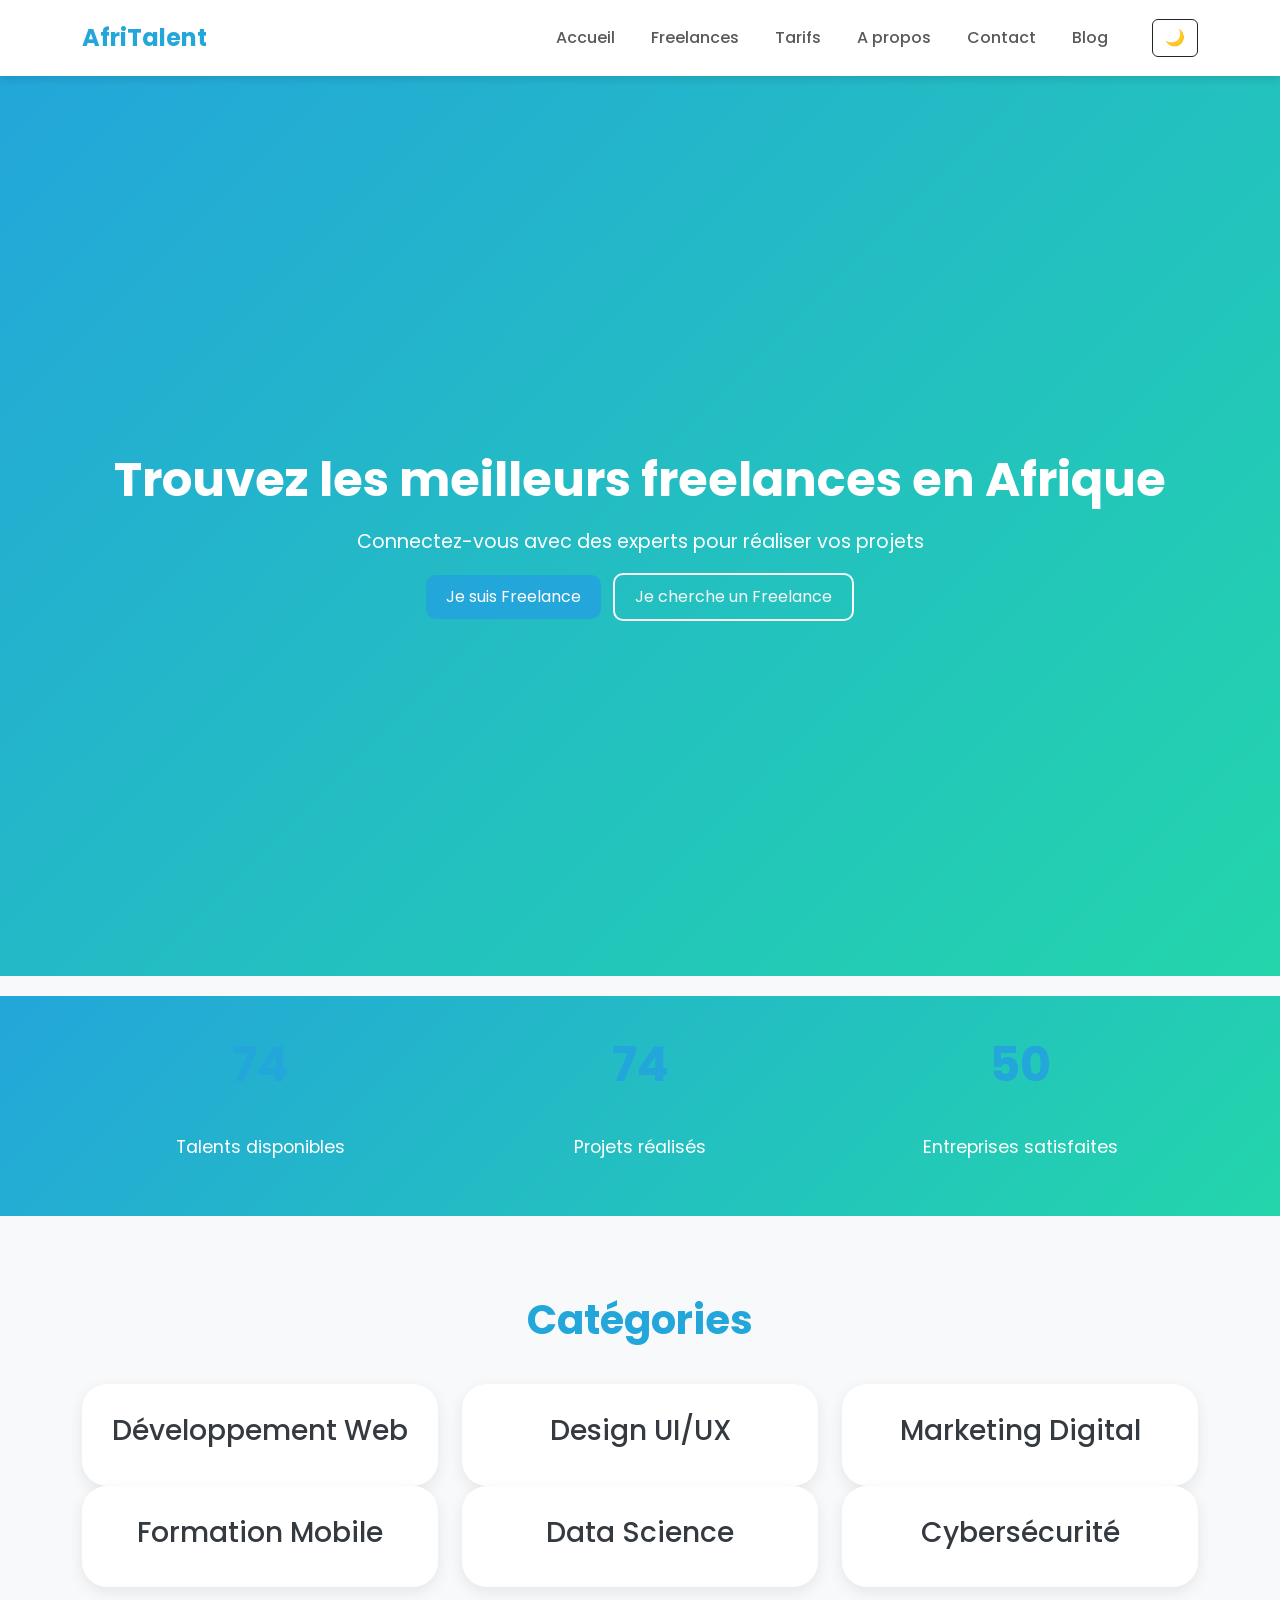
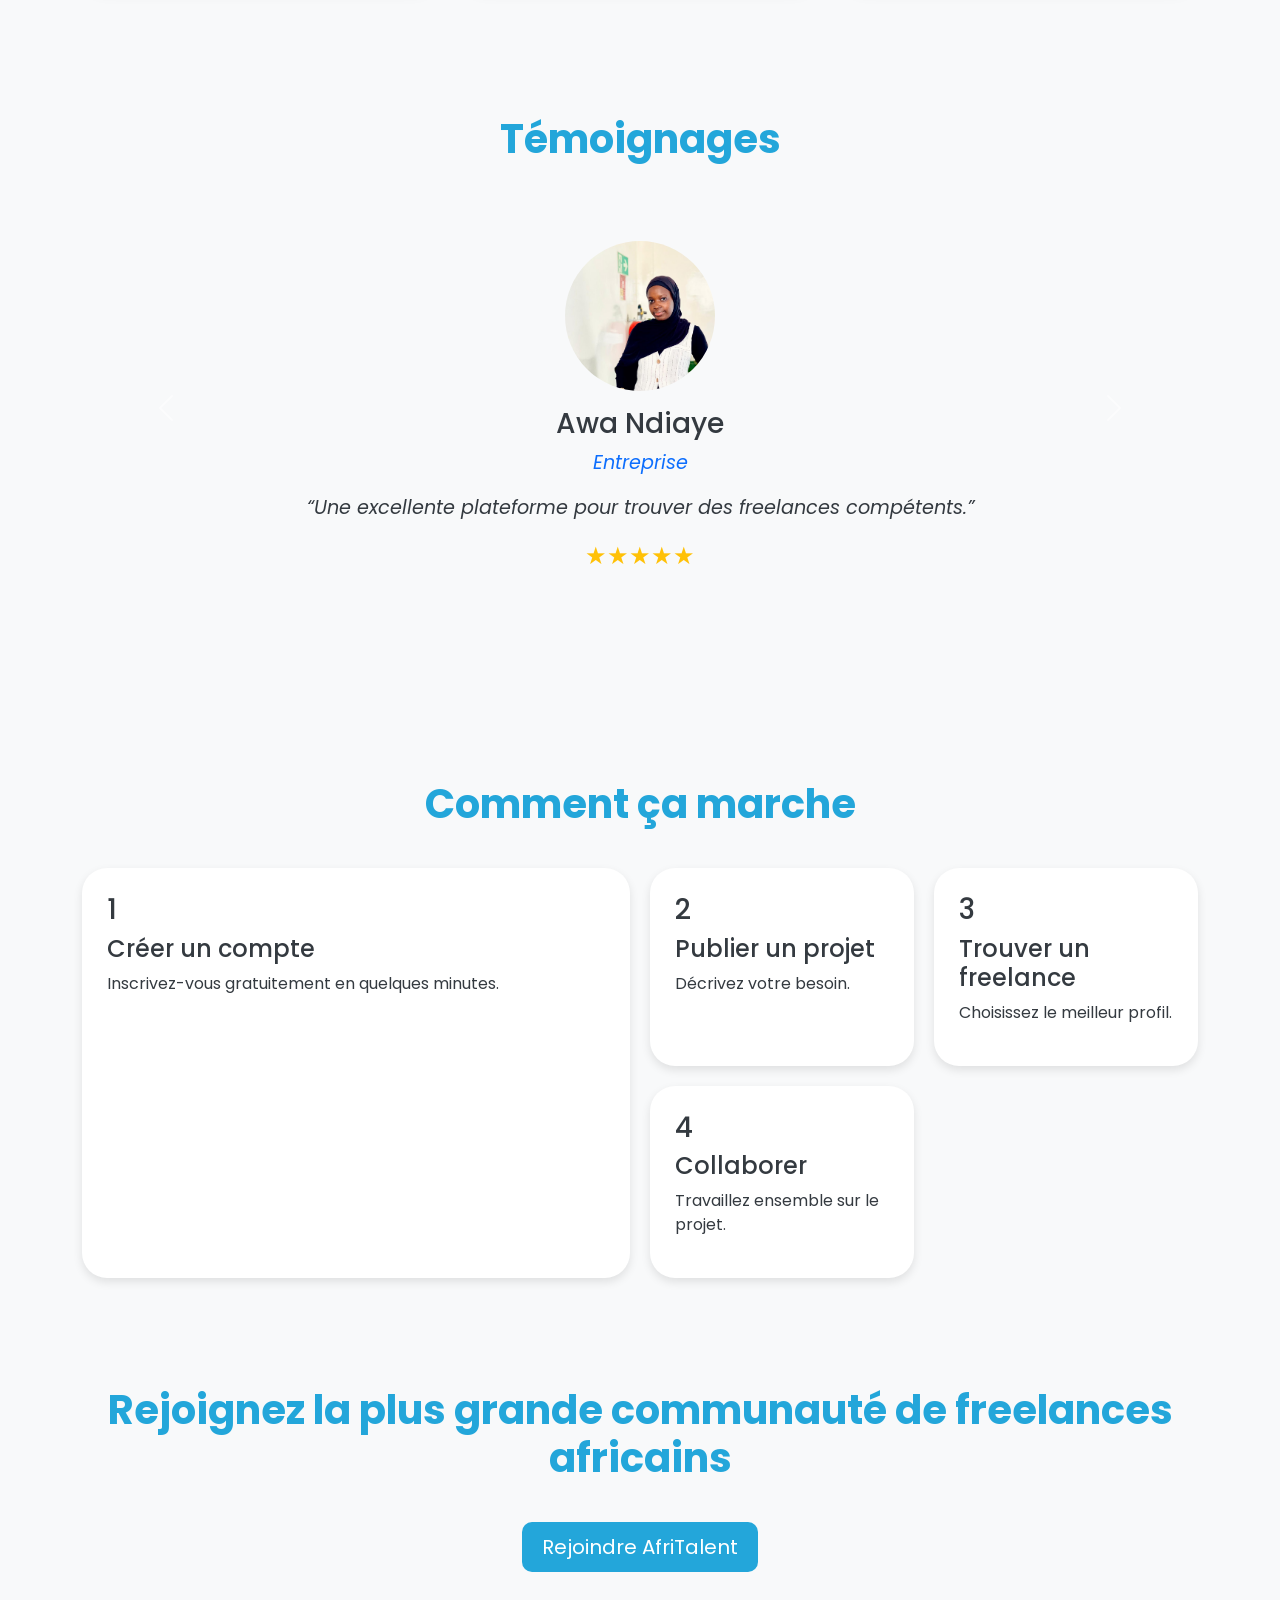
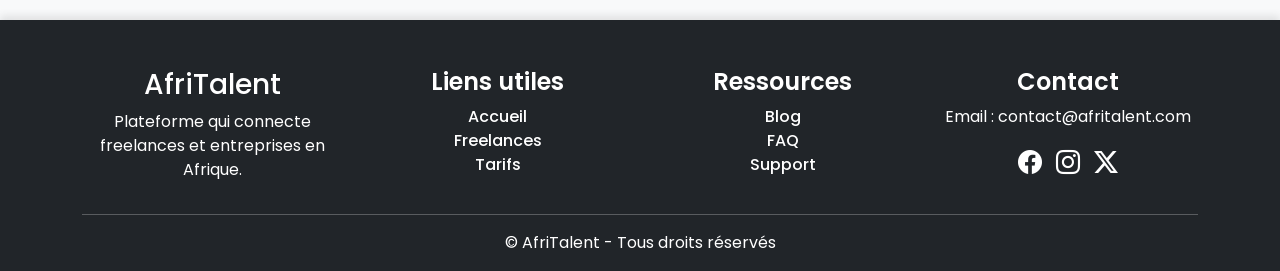
<file: index.html>
<!DOCTYPE html>
<html lang="fr">
<head>
<meta name="description" content="AfriTalent est une plateforme qui connecte freelances et entreprises en Afrique">  
<meta charset="UTF-8"> 
<meta name="viewport" content="width=device-width, initial-scale=1.0"> 
<title>AfriTalent — Accueil</title> 
<!-- Bootstrap 5 via CDN : feuille de style --> 
 <link rel="stylesheet"
href="https://cdn.jsdelivr.net/npm/bootstrap-icons@1.11.3/font/bootstrap-icons.min.css">
<link href="https://fonts.googleapis.com/css2?family=Poppins&display=swap" rel="stylesheet">
<link 
href="https://cdn.jsdelivr.net/npm/bootstrap@5.3.0/dist/css/bootstrap.min.css" 
rel="stylesheet"> 
<!-- Votre feuille de style personnelle --> 
<link rel="stylesheet" href="css/style.css">
</head>
<body> 
<!-- Le contenu de la page sera ajoute ici --> 
<!-- Bootstrap 5 via CDN : script JavaScript --> 
<!-- Votre script JavaScript --> 
 <!-- en tete et navigation -->
<header>
    <nav class="navbar navbar-expand-lg navbar-light bg-light">
        <div class="container">
       <a class="navbar-brand" href="index.html">
    AfriTalent
</a>
        <button  class="navbar-toggler" data-bs-toggle="collapse" data-bs-target="#menu">
            <span class="navbar-toggler-icon"></span>
        </button>

        <div class="collapse navbar-collapse" id="menu">
        <ul class="navbar-nav ms-auto">
            <li class="nav-item"><a class="nav-link" href="index.html">Accueil</a></li>
            <li class="nav-item"><a class="nav-link" href="freelances.html">Freelances</a></li>
            <li class="nav-item"><a class="nav-link" href="tarifs.html">Tarifs</a></li>
            <li class="nav-item"><a class="nav-link" href="about.html">A propos</a></li>
            <li class="nav-item"><a class="nav-link" href="contact.html">Contact</a></li>
             <li class="nav-item"><a class="nav-link" href="blog.html">Blog</a></li>
        </ul>
        <button id="themeToggle" class="btn btn-outline-dark ms-3">
           🌙
</button>
    </div>
    </div>
   </nav>
</header>
<main>
    <!-- Section héro et bannière -->
    <section class="hero">
    
        <div class="container text-center text-white">
        <h1>Trouvez les meilleurs freelances en Afrique</h1>
       <p class="stat">Connectez-vous avec des experts pour réaliser vos projets</p>
        <a href="#" class="btn btn-primary me-2"> Je suis Freelance</a>
        <a href="#" class="btn btn-outline-light">Je cherche un Freelance</a>
        </div>
        <!-- section stats -->
    </section>
    <section class="stats text-center fade-in">
        <div class="container">
            <div class="row">

                <div class="col-md-4">
                    <h2 class="counter" data-target="234">0</h2>
                    <p>Talents disponibles</p>
                </div>

                <div class="col-md-4">
                   <h2 class="counter" data-target="120">0</h2>
                    <p>Projets réalisés</p>
                </div>

                <div class="col-md-4">
                    <h2 class="counter" data-target="50">0</h2>
                    <p>Entreprises satisfaites</p>
                </div>

            </div>
        </div>
    </section>
    <!-- Section des catégories -->
    <section class="container text-center section fade-in">
    <h2>Catégories</h2>

    <div class="row mt-4">

        <div class="col-12 col-md-6 col-lg-4">
            <div class="category-box">
                <h3>Développement Web</h3>
            </div>
        </div>

        <div class="col-12 col-md-6 col-lg-4">
            <div class="category-box">
                <h3>Design UI/UX</h3>
            </div>
        </div>

        <div class="col-12 col-md-6 col-lg-4">
            <div class="category-box">
                <h3>Marketing Digital</h3>
            </div>
        </div>

        <div class="col-12 col-md-6 col-lg-4">
            <div class="category-box">
                <h3>Formation Mobile</h3>
            </div>
        </div>

        <div class="col-12 col-md-6 col-lg-4">
            <div class="category-box">
                <h3>Data Science</h3>
            </div>
        </div>

        <div class="col-12 col-md-6 col-lg-4">
            <div class="category-box">
                <h3>Cybersécurité</h3>
            </div>
        </div>

    </div>
</section>
    <!-- Section des témoignages -->
<section class="section text-center py-5 bg-light fade-in">
    <div class="container">

        <h2 class="mb-5">Témoignages</h2>

        <div id="carouselExample" class="carousel slide" data-bs-ride="carousel">

            <div class="carousel-inner">
                <div class="carousel-item active">
                    <img src="images/mb.png.jpeg"
                         class="rounded-circle mb-3"
                         alt="photo de awa ndiaye">

                    <h3>Awa Ndiaye</h3>
                    <p class="text-primary">Entreprise</p>

                    <p>
                        “Une excellente plateforme pour trouver des freelances compétents.”
                    </p>

                    <div class="text-warning fs-4">
                        ★★★★★
                    </div>
                </div>
                <div class="carousel-item">
                    <img src="images/o.png.jpeg"
                         class="rounded-circle mb-3"
                         alt="photo de Moussa Fall">

                    <h3>Moussa Fall</h3>
                    <p class="text-primary">Freelance</p>

                    <p>
                        “AfriTalent m'a permis de trouver plusieurs clients rapidement et de développer mon activité.”
                    </p>

                    <div class="text-warning fs-4">
                        ★★★★★
                    </div>
                </div>
                <div class="carousel-item">
                    <img src="images/mb.png.jpeg"
                         class="rounded-circle mb-3"
                         alt="photo de Fatou Ba">

                    <h3>Fatou Ba</h3>
                    <p class="text-primary">Entreprise</p>

                    <p>
                        “Interface simple et freelances très professionnels.”
                    </p>

                    <div class="text-warning fs-4">
                        ★★★★☆
                    </div>
                </div>

            </div>
                <!-- Contrôles du carrousel -->
            <button class="carousel-control-prev"
                    type="button"
                    data-bs-target="#carouselExample"
                    data-bs-slide="prev">

                <span class="carousel-control-prev-icon"></span>
            </button>
                <!-- Flèche suivante -->
            <button class="carousel-control-next"
                    type="button"
                    data-bs-target="#carouselExample"
                    data-bs-slide="next">

                <span class="carousel-control-next-icon"></span>
            </button>

        </div>

    </div>
</section>
        <!-- Section comment ça marche -->

<section class="container mt-5 fade-in">
    <h2 class="text-center">Comment ça marche</h2>

    <div class="bento-grid">

        <div class="bento-card big">
            <h3>1</h3>
            <h4>Créer un compte</h4>
            <p>Inscrivez-vous gratuitement en quelques minutes.</p>
        </div>

        <div class="bento-card">
            <h3>2</h3>
            <h4>Publier un projet</h4>
            <p>Décrivez votre besoin.</p>
        </div>

        <div class="bento-card">
            <h3>3</h3>
            <h4>Trouver un freelance</h4>
            <p>Choisissez le meilleur profil.</p>
        </div>

        <div class="bento-card">
            <h3>4</h3>
            <h4>Collaborer</h4>
            <p>Travaillez ensemble sur le projet.</p>
        </div>

    </div>
</section>
    <!-- Section appel à l'action -->
<section class="cta-section text-center py-5 ">

    <div class="container">

        <h2>
            Rejoignez la plus grande communauté de freelances africains
        </h2>

        <a href="#"
        class="btn btn-primary btn-lg">

            Rejoindre AfriTalent

        </a>

    </div>

</section>
</main>

    <!-- Section contact et réseaux sociaux -->
<footer class="bg-dark text-white pt-5 pb-3">
    
    <div class="container">

        <div class="row">
            <div class="col-md-3">
                <h3>AfriTalent</h3>
                <p>
                    Plateforme qui connecte freelances et entreprises en Afrique.
                </p>
            </div>
            <!-- Liens utiles -->
            <div class="col-md-3">
                <h4>Liens utiles</h4>

                <ul class="list-unstyled">
                    <li><a href="#" class="text-white">Accueil</a></li>
                    <li><a href="#" class="text-white">Freelances</a></li>
                    <li><a href="#" class="text-white">Tarifs</a></li>
                </ul>
            </div>
            <div class="col-md-3">
                <h4>Ressources</h4>

                <ul class="list-unstyled">
                    <li><a href="#" class="text-white">Blog</a></li>
                    <li><a href="#" class="text-white">FAQ</a></li>
                    <li><a href="#" class="text-white">Support</a></li>
                </ul>
            </div>
            <div class="col-md-3">
                <h4>Contact</h4>

                <p>Email : contact@afritalent.com</p>

                <div class="fs-4">
                    <i class="bi bi-facebook me-2"></i>
                    <i class="bi bi-instagram me-2"></i>
                    <i class="bi bi-twitter-x"></i>
                </div>
            </div>

        </div>
        <!-- Ligne de séparation -->
        <hr>

        <p class="text-center mb-0">
            © <span id="year"></span> AfriTalent - Tous droits réservés
        </p>

    </div>
</footer>

 <!-- Bouton pour remonter en haut de page -->
 <button id="topBtn" class="btn btn-primary">
    ↑ Haut de page
</button>
<!-- Script JavaScript -->
<script src="js/main.js"></script>
<script src="https://cdn.jsdelivr.net/npm/bootstrap@5.3.0/dist/js/bootstrap.bundle.min.js"></script>


</body>
</html>
</file>
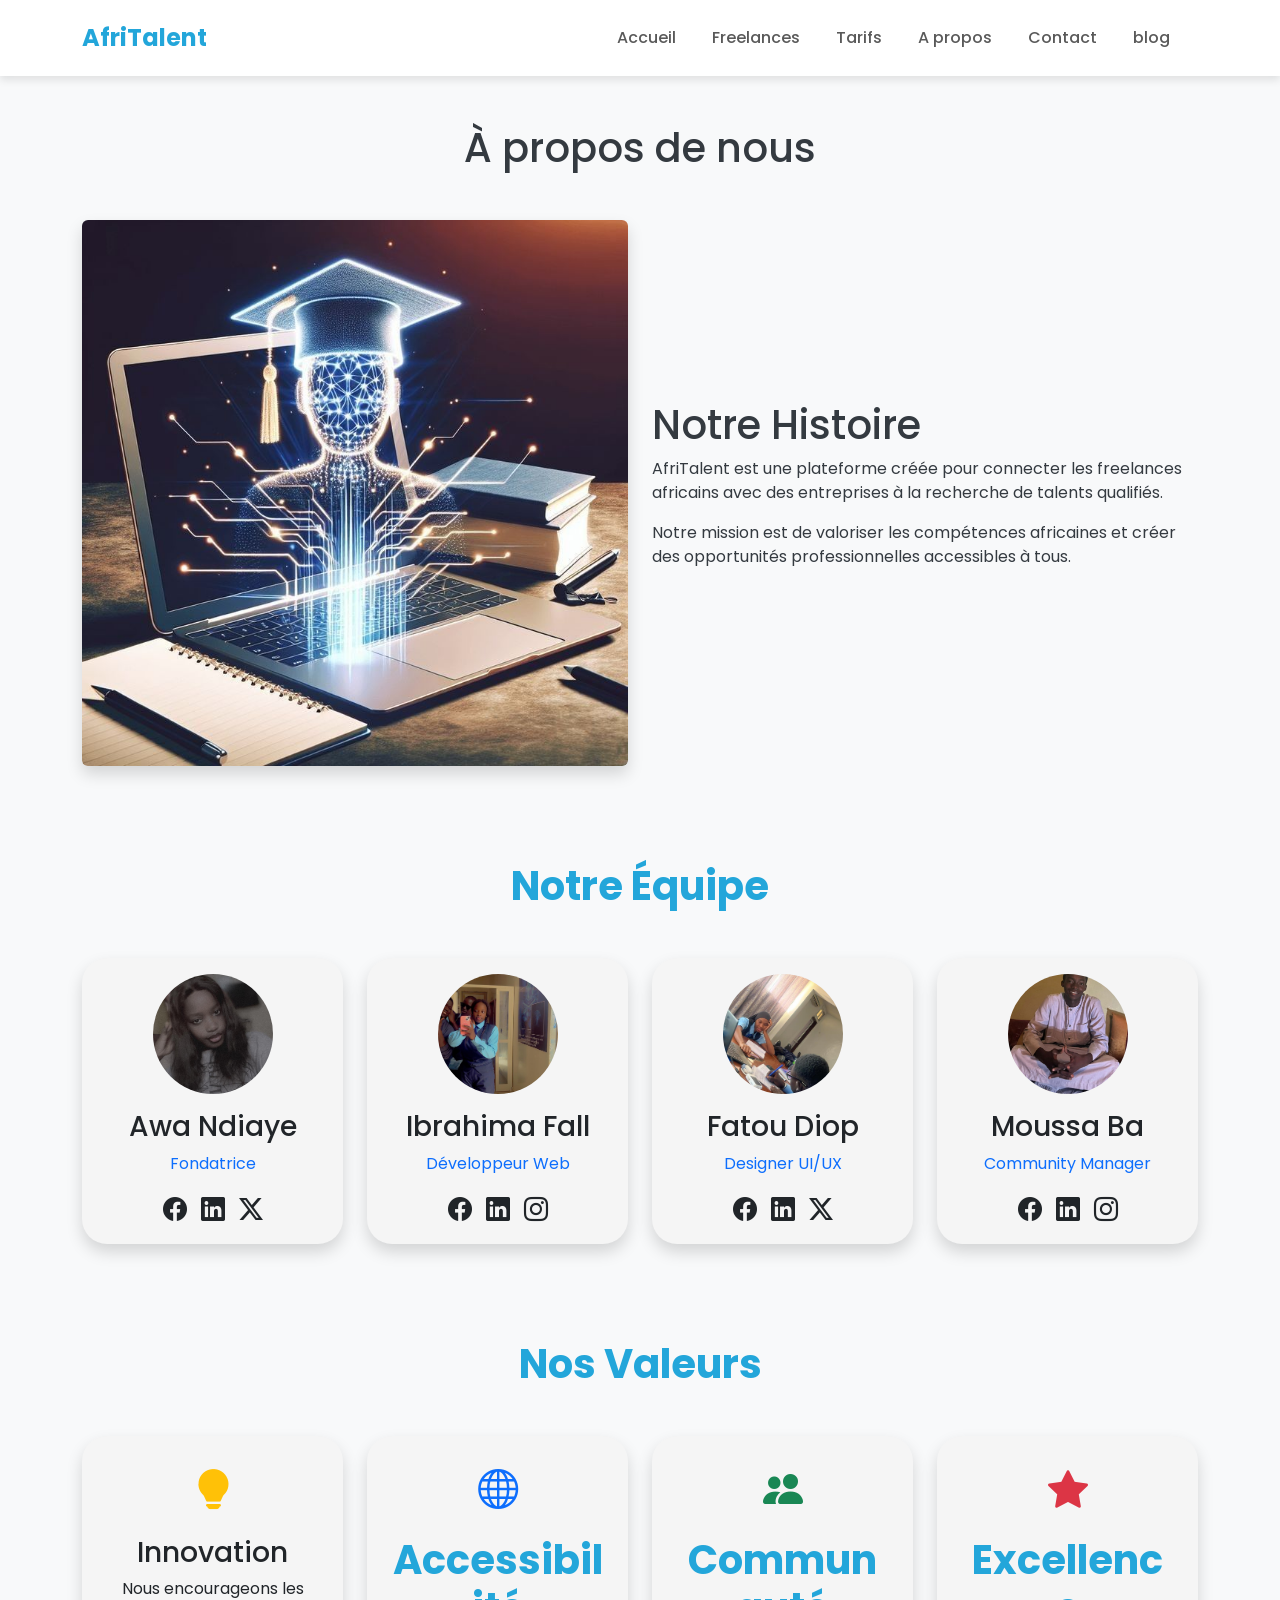
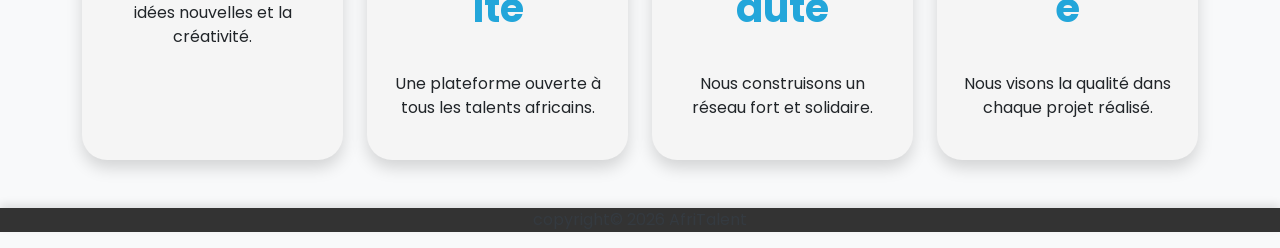
<file: about.html>
<!DOCTYPE html>
<html lang="fr">
<head> 
<meta charset="UTF-8"> 
<meta name="viewport" content="width=device-width, initial-scale=1.0"> 
<title>AfriTalent — About</title> 
<!-- Bootstrap 5 via CDN : feuille de style --> 
<link href="https://fonts.googleapis.com/css2?family=poppins&display=swap" rel="stylesheet">
<link 
href="https://cdn.jsdelivr.net/npm/bootstrap@5.3.0/dist/css/bootstrap.min.css" 
rel="stylesheet"> 
<link rel="stylesheet"
href="https://cdn.jsdelivr.net/npm/bootstrap-icons@1.11.3/font/bootstrap-icons.min.css">
<!-- Votre feuille de style personnelle --> 
<link rel="stylesheet" href="css/style.css">
</head>
<body> 
<!-- Le contenu de la page sera ajoute ici --> 
<!-- Bootstrap 5 via CDN : script JavaScript --> 
<!-- Votre script JavaScript --> 
<script src="js/main.js"></script>
<link rel="stylesheet"
href="https://cdn.jsdelivr.net/npm/bootstrap-icons@1.11.3/font/bootstrap-icons.min.css">
<!-- en tete de navigation -->
<header>
    <nav class="navbar navbar-expand-lg navbar-light bg-light">
        <div class="container">
        <a class="navbar-brand" href="index.html">
    AfriTalent
       </a>
        <button  class="navbar-toggler" data-bs-toggle="collapse" data-bs-target="#menu">
            <span class="navbar-toggler-icon"></span>
        </button>

        <div class="collapse navbar-collapse" id="menu">
        <ul class="navbar-nav ms-auto">
            <li class="nav-item"><a class="nav-link" href="index.html">Accueil</a></li>
            <li class="nav-item"><a class="nav-link" href="freelances.html">Freelances</a></li>
            <li class="nav-item"><a class="nav-link" href="tarifs.html">Tarifs</a></li>
            <li class="nav-item"><a class="nav-link" href="about.html">A propos</a></li>
            <li class="nav-item"><a class="nav-link" href="contact.html">Contact</a></li>
            <li class="nav-item"><a class="nav-link" href="blog.html">blog</a></li>
        </ul>
    </div>
    </div>
   </nav>
   </header>
   <!-- section main -->
<main>
    <section class="container py-5">
        <h1 class="text-center mb-5">À propos de nous</h1>
    <div class="row align-items-center">

        <div class="col-md-6">

            <img src="images/study.jpg"
     class="img-fluid rounded shadow"
     alt="Notre Histoire">
        </div>

        <div class="col-md-6">

            <h1>Notre Histoire</h1>

            <p>
                AfriTalent est une plateforme créée pour connecter les freelances africains
                avec des entreprises à la recherche de talents qualifiés.
            </p>

            <p>
                Notre mission est de valoriser les compétences africaines et créer
                des opportunités professionnelles accessibles à tous.
            </p>

        </div>

    </div>

</section>

<!-- section équipe -->
<section class="container py-5 text-center">

    <h2 class="mb-5">Notre Équipe</h2>

    <div class="row g-4">

        <div class="col-md-3">

            <div class="card p-3 shadow h-100">

                <img src="images/m.png.jpeg"
                class="rounded-circle mx-auto mb-3"
                width="120"
                alt="profil de Awa Ndiaye">

                <h3>Awa Ndiaye</h3>

                <p class="text-primary">
                    Fondatrice
                </p>

                <div class="fs-4">

                    <i class="bi bi-facebook me-2"></i>

                    <i class="bi bi-linkedin me-2"></i>

                    <i class="bi bi-twitter-x"></i>

                </div>

            </div>

        </div>
        <div class="col-md-3">

            <div class="card p-3 shadow h-100">

                <img src="images/i.png.jpeg"
                class="rounded-circle mx-auto mb-3"
                width="120"
                alt="profil de Ibrahima Fall">

                <h3>Ibrahima Fall</h3>

                <p class="text-primary">
                    Développeur Web
                </p>

                <div class="fs-4">

                    <i class="bi bi-facebook me-2"></i>

                    <i class="bi bi-linkedin me-2"></i>

                    <i class="bi bi-instagram"></i>

                </div>

            </div>

        </div>

        <div class="col-md-3">

            <div class="card p-3 shadow h-100">

                <img src="images/a.png.jpeg"
                class="rounded-circle mx-auto mb-3"
                width="120"
                alt="profil de Fatou Diop">

                <h3>Fatou Diop</h3>

                <p class="text-primary">
                    Designer UI/UX
                </p>

                <div class="fs-4">

                    <i class="bi bi-facebook me-2"></i>

                    <i class="bi bi-linkedin me-2"></i>

                    <i class="bi bi-twitter-x"></i>

                </div>

            </div>

        </div>

        <div class="col-md-3">

            <div class="card p-3 shadow h-100">

              <img src="images/o.png.jpeg"
                class="rounded-circle mx-auto mb-3"
                width="120"
                alt="profil de Moussa Ba">

                <h3>Moussa Ba</h3>

                <p class="text-primary">
                    Community Manager
                </p>

                <div class="fs-4">

                    <i class="bi bi-facebook me-2"></i>

                    <i class="bi bi-linkedin me-2"></i>

                    <i class="bi bi-instagram"></i>

                </div>

            </div>

        </div>

    </div>

</section>
<!-- section valeurs -->
<section class="container py-5 text-center">

    <h2 class="mb-5">Nos Valeurs</h2>

    <div class="row g-4">

        <div class="col-md-3">

            <div class="card p-4 shadow h-100">

                <i class="bi bi-lightbulb-fill fs-1 text-warning"></i>

                <h3 class="mt-3">Innovation</h3>

                <p>
                    Nous encourageons les idées nouvelles et la créativité.
                </p>

            </div>

        </div>

        <div class="col-md-3">

            <div class="card p-4 shadow h-100">

                <i class="bi bi-globe fs-1 text-primary"></i>

                <h2 class="mt-3">Accessibilité</h2>

                <p>
                    Une plateforme ouverte à tous les talents africains.
                </p>

            </div>

        </div>

        <div class="col-md-3">

            <div class="card p-4 shadow h-100">

                <i class="bi bi-people-fill fs-1 text-success"></i>

                <h2 class="mt-3">Communauté</h2>

                <p>
                    Nous construisons un réseau fort et solidaire.
                </p>

            </div>

        </div>
        <div class="col-md-3">

            <div class="card p-4 shadow h-100">

                <i class="bi bi-star-fill fs-1 text-danger"></i>

                <h2 class="mt-3">Excellence</h2>

                <p>
                    Nous visons la qualité dans chaque projet réalisé.
                </p>

            </div>

        </div>

    </div>

</section>

</main>
<!-- section pied de page  -->
<footer>
    <p>copyright©️ 2026 AfriTalent</p>
</footer>
<script src="https://cdn.jsdelivr.net/npm/bootstrap@5.3.0/dist/js/bootstrap.bundle.min.js"></script>
</body>
</html>
</file>
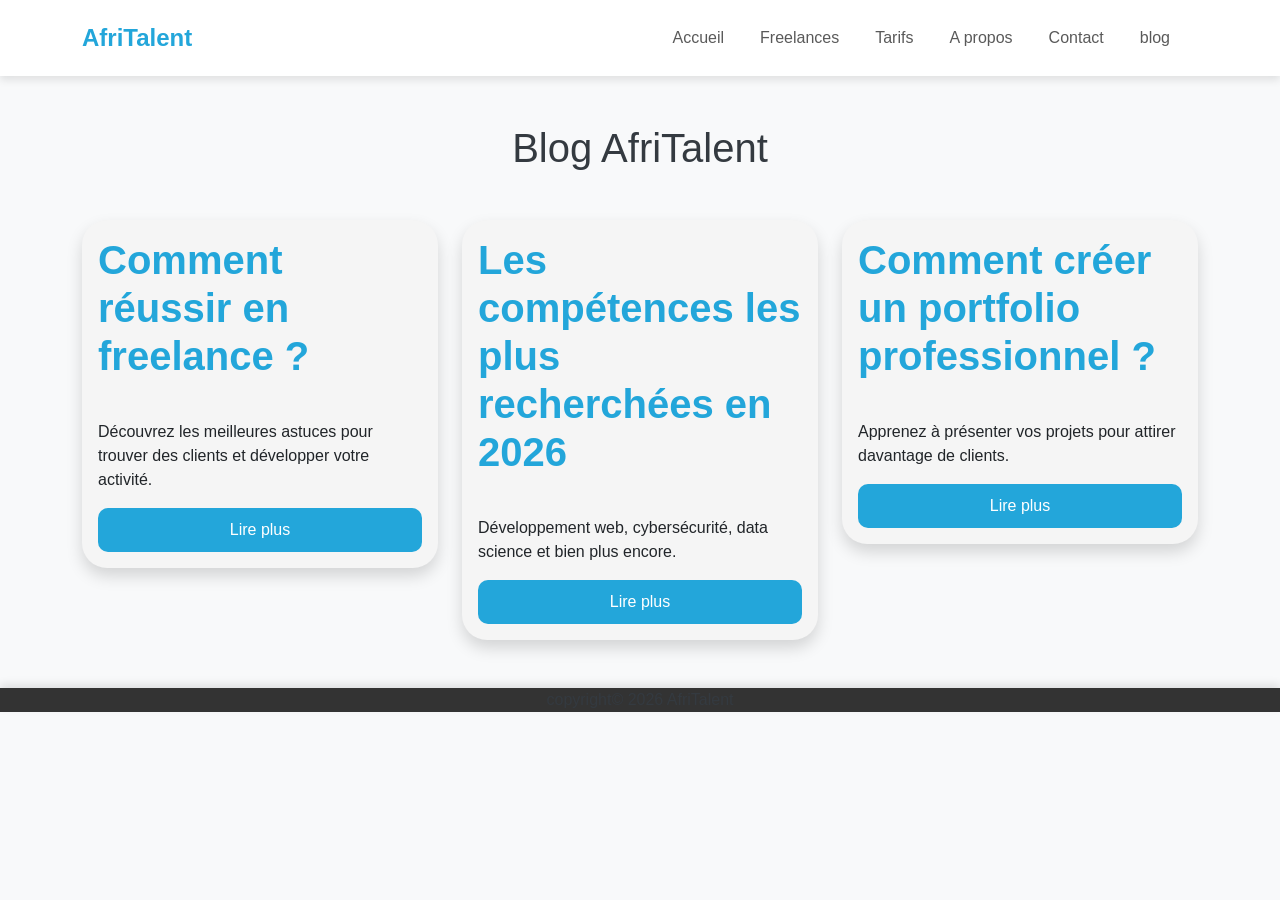
<file: blog.html>
<!DOCTYPE html>
<html lang="fr">
<head> 
<meta charset="UTF-8"> 
<meta name="viewport" content="width=device-width, initial-scale=1.0"> 
<title>AfriTalent — Accueil</title> 
<!-- Bootstrap 5 via CDN : feuille de style --> 
<link 
href="https://cdn.jsdelivr.net/npm/bootstrap@5.3.0/dist/css/bootstrap.min.css" 
rel="stylesheet"> 
<!-- Votre feuille de style personnelle --> 
<link rel="stylesheet" href="css/style.css">
</head>
<body> 
<!-- Le contenu de la page sera ajoute ici --> 
<!-- Bootstrap 5 via CDN : script JavaScript --> 
 <!-- section en tete -->
    <nav class="navbar navbar-expand-lg navbar-light bg-light">
        <div class="container">
        <a class="navbar-brand" href="index.html">
    AfriTalent
       </a>
        <button  class="navbar-toggler" data-bs-toggle="collapse" data-bs-target="#menu">
            <span class="navbar-toggler-icon"></span>
        </button>

        <div class="collapse navbar-collapse" id="menu">
        <ul class="navbar-nav ms-auto">
            <li class="nav-item"><a class="nav-link" href="index.html">Accueil</a></li>
            <li class="nav-item"><a class="nav-link" href="freelances.html">Freelances</a></li>
            <li class="nav-item"><a class="nav-link" href="tarifs.html">Tarifs</a></li>
            <li class="nav-item"><a class="nav-link" href="about.html">A propos</a></li>
            <li class="nav-item"><a class="nav-link" href="contact.html">Contact</a></li>
            <li class="nav-item"><a class="nav-link" href="blog.html">blog</a></li>
        </ul>
    </div>
    </div>
   </nav>
   <!-- section blog -->
   <section class="container py-5">
    <h1 class="text-center mb-5">Blog AfriTalent</h1>

    <div class="row g-4">

        <div class="col-12 col-md-6 col-lg-4">
            <div class="card p-3 shadow">
                <h2>Comment réussir en freelance ?</h2>
                <p>Découvrez les meilleures astuces pour trouver des clients et développer votre activité.</p>
                <a href="#" class="btn btn-primary">Lire plus</a>
            </div>
        </div>

        <div class="col-12 col-md-6 col-lg-4">
            <div class="card p-3 shadow">
                <h2>Les compétences les plus recherchées en 2026</h2>
                <p>Développement web, cybersécurité, data science et bien plus encore.</p>
                <a href="#" class="btn btn-primary">Lire plus</a>
            </div>
        </div>

        <div class="col-12 col-md-6 col-lg-4">
            <div class="card p-3 shadow">
                <h2>Comment créer un portfolio professionnel ?</h2>
                <p>Apprenez à présenter vos projets pour attirer davantage de clients.</p>
                <a href="#" class="btn btn-primary">Lire plus</a>
            </div>
        </div>

    </div>
</section>
<!-- section pied de page  -->
   <footer>
    <p>copyright©️ 2026 AfriTalent</p>
</footer>
<script src="https://cdn.jsdelivr.net/npm/bootstrap@5.3.0/dist/js/bootstrap.bundle.min.js"></script>
<script src="js/main.js"></script>

</body>
</html>
</file>
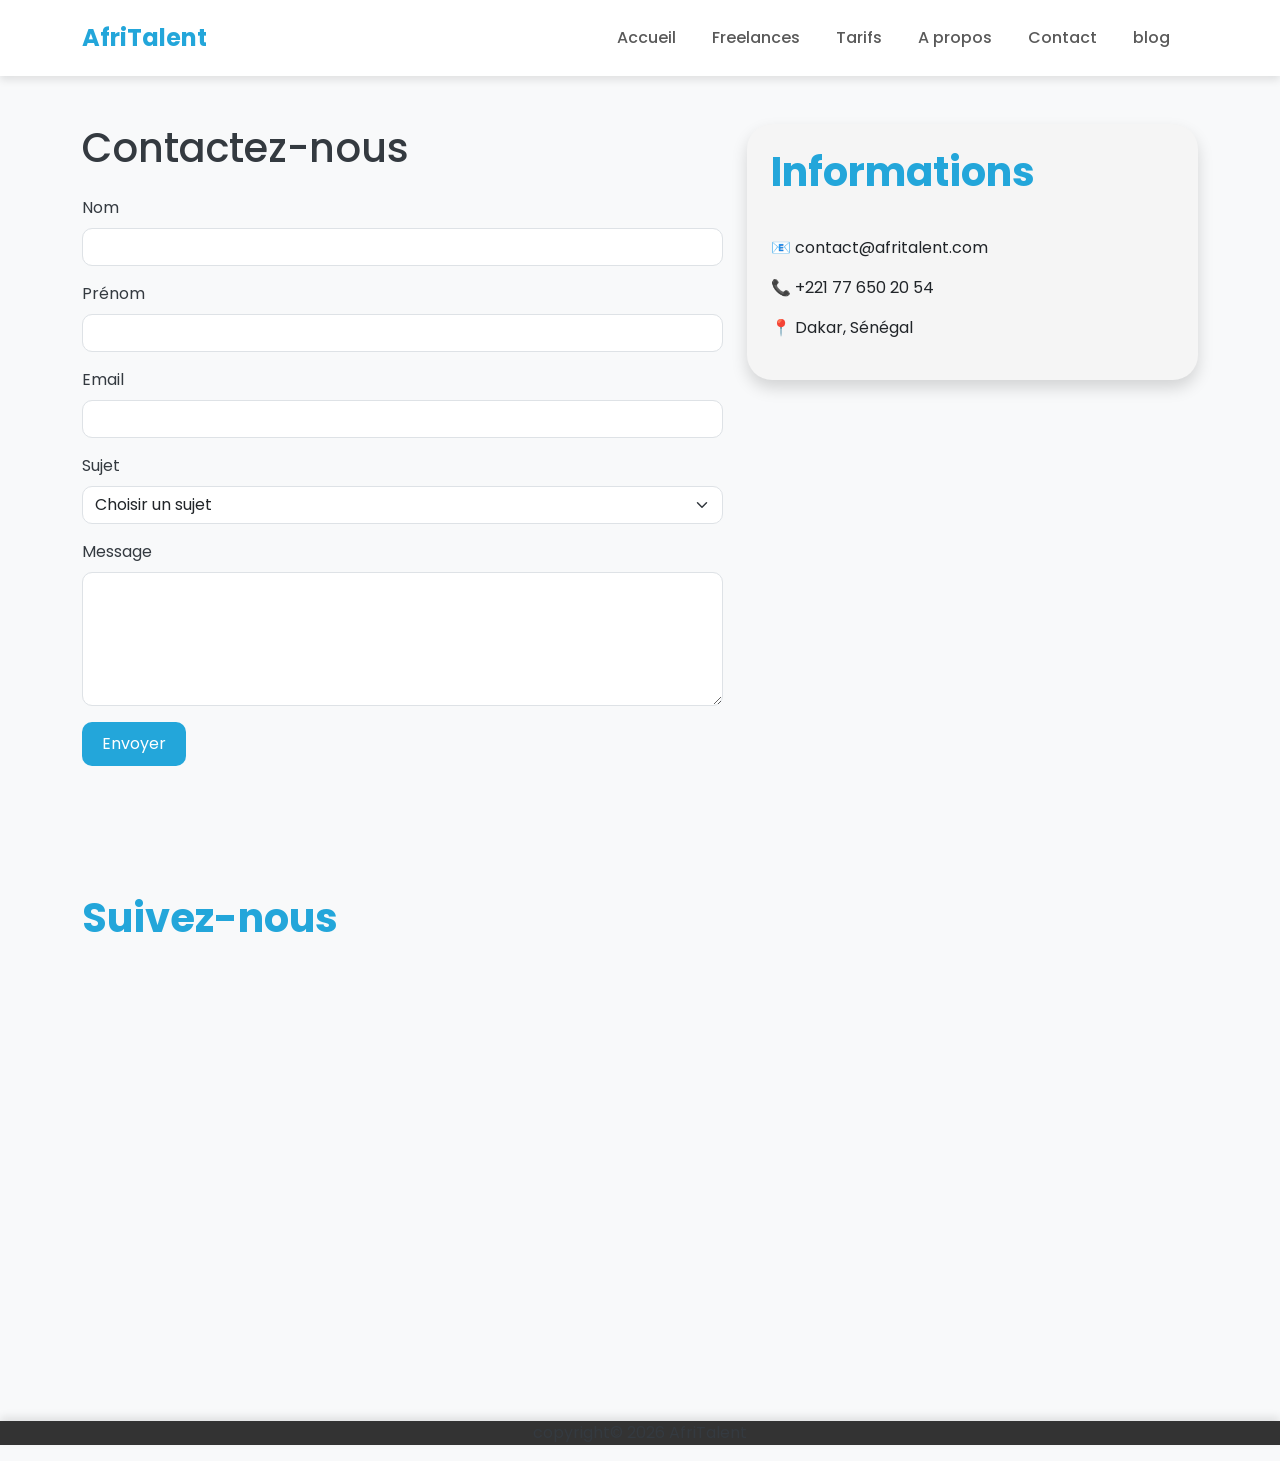
<file: contact.html>
<!DOCTYPE html>
<html lang="fr">
<head> 
<meta charset="UTF-8"> 
<meta name="viewport" content="width=device-width, initial-scale=1.0"> 
<title>AfriTalent — Contact</title> 
<!-- Bootstrap 5 via CDN : feuille de style --> 
<link href="https://fonts.googleapis.com/css2?family=poppins&display=swap" rel="stylesheet">
<link 
href="https://cdn.jsdelivr.net/npm/bootstrap@5.3.0/dist/css/bootstrap.min.css" 
rel="stylesheet"> 
<link rel="stylesheet"
href="https://cdn.jsdelivr.net/npm/bootstrap-icons@1.11.3/font/bootstrap-icons.min.css">
<!-- Votre feuille de style personnelle --> 
<link rel="stylesheet" href="css/style.css">
</head>
<body> 
<!-- Le contenu de la page sera ajoute ici --> 
<!-- Bootstrap 5 via CDN : script JavaScript --> 
<script 
src="https://cdn.jsdelivr.net/npm/bootstrap@5.3.0/dist/js/bootstrap.bundle.min.js"
></script> 
<!-- Votre script JavaScript --> 
<script src="js/main.js"></script>
<!--  en tete -->
<header>
    <nav class="navbar navbar-expand-lg navbar-light bg-light">
        <div class="container">
        <a class="navbar-brand" href="index.html">
    AfriTalent
       </a>
        <button  class="navbar-toggler" data-bs-toggle="collapse" data-bs-target="#menu">
            <span class="navbar-toggler-icon"></span>
        </button>
<!-- menu de navigation -->
        <div class="collapse navbar-collapse" id="menu">
        <ul class="navbar-nav ms-auto">
            <li class="nav-item"><a class="nav-link" href="index.html">Accueil</a></li>
            <li class="nav-item"><a class="nav-link" href="freelances.html">Freelances</a></li>
            <li class="nav-item"><a class="nav-link" href="tarifs.html">Tarifs</a></li>
            <li class="nav-item"><a class="nav-link" href="about.html">A propos</a></li>
            <li class="nav-item"><a class="nav-link" href="contact.html">Contact</a></li>
            <li class="nav-item"><a class="nav-link" href="blog.html">blog</a></li>
        </ul>
    </div>
    </div>
   </nav>
   </header>
   <!-- section informations -->
<main>
<section class="container py-5">

    <div class="row">

        <div class="col-md-7">

            <h1 class="mb-4">Contactez-nous</h1>

            <form id="contactForm">

                <div class="mb-3">

                    <label class="form-label">Nom</label>

                    <input type="text"
                    class="form-control"
                    id="nom">

                    <small class="text-danger" id="nomError"></small>

                </div>

                <div class="mb-3">

                    <label class="form-label">Prénom</label>

                    <input type="text"
                    class="form-control"
                    id="prenom">

                    <small class="text-danger" id="prenomError"></small>

                </div>

                <div class="mb-3">

                    <label class="form-label">Email</label>

                    <input type="email"
                    class="form-control"
                    id="email">

                    <small class="text-danger" id="emailError"></small>

                </div>

                <div class="mb-3">

                    <label class="form-label">Sujet</label>

                    <select class="form-select" id="sujet">

                        <option value="">Choisir un sujet</option>

                        <option>Support</option>

                        <option>Recrutement</option>

                        <option>Information</option>

                        <option>Partenariat</option>

                    </select>

                    <small class="text-danger" id="sujetError"></small>

                </div>

                <div class="mb-3">

                    <label class="form-label">Message</label>

                    <textarea class="form-control"
                    rows="5"
                    id="message"></textarea>

                    <small class="text-danger" id="messageError"></small>

                </div>

                <button type="submit"
                class="btn btn-primary">

                    Envoyer

                </button>

                <div id="successMessage"
                class="alert alert-success mt-4 d-none">

                    Message envoyé avec succès ✅

                </div>

            </form>

        </div>

        <div class="col-md-5">

            <div class="card shadow p-4">

                <h2>Informations</h2>

                <p>
                    📧 contact@afritalent.com
                </p>

                <p>
                    📞 +221 77 650 20 54
                </p>

                <p>
                    📍 Dakar, Sénégal
                </p>

            </div>

        </div>

    </div>

</section>

<!-- section liens  -->
<section class="container pb-5">
    <h2 class="mb-4">Suivez-nous</h2>
    <iframe
    src="https://www.google.com/maps/embed?pb=!1m18!1m12!1m3!1d3859.558153163213!2d-17.467686!3d14.716677!2m3!1f0!2f0!3f0!3m2!1i1024!2i768!4f13.1!3m3!1m2!1s0xec172d5b3d2f4a1%3A0x6d8b0e4ef4bfc3d5!2sDakar!5e0!3m2!1sfr!2ssn!4v1710000000000!5m2!1sfr!2ssn"
    height="400"
    style="border:0; width:100%; "
    allowfullscreen=""
    loading="lazy">

    </iframe>

</section>
</main>
<!-- pied de page -->
<footer>
    <p>copyright©️ 2026 AfriTalent</p>
</footer>
<script src="https://cdn.jsdelivr.net/npm/bootstrap@5.3.0/dist/js/bootstrap.bundle.min.js"></script>
</body>
</html>
</file>
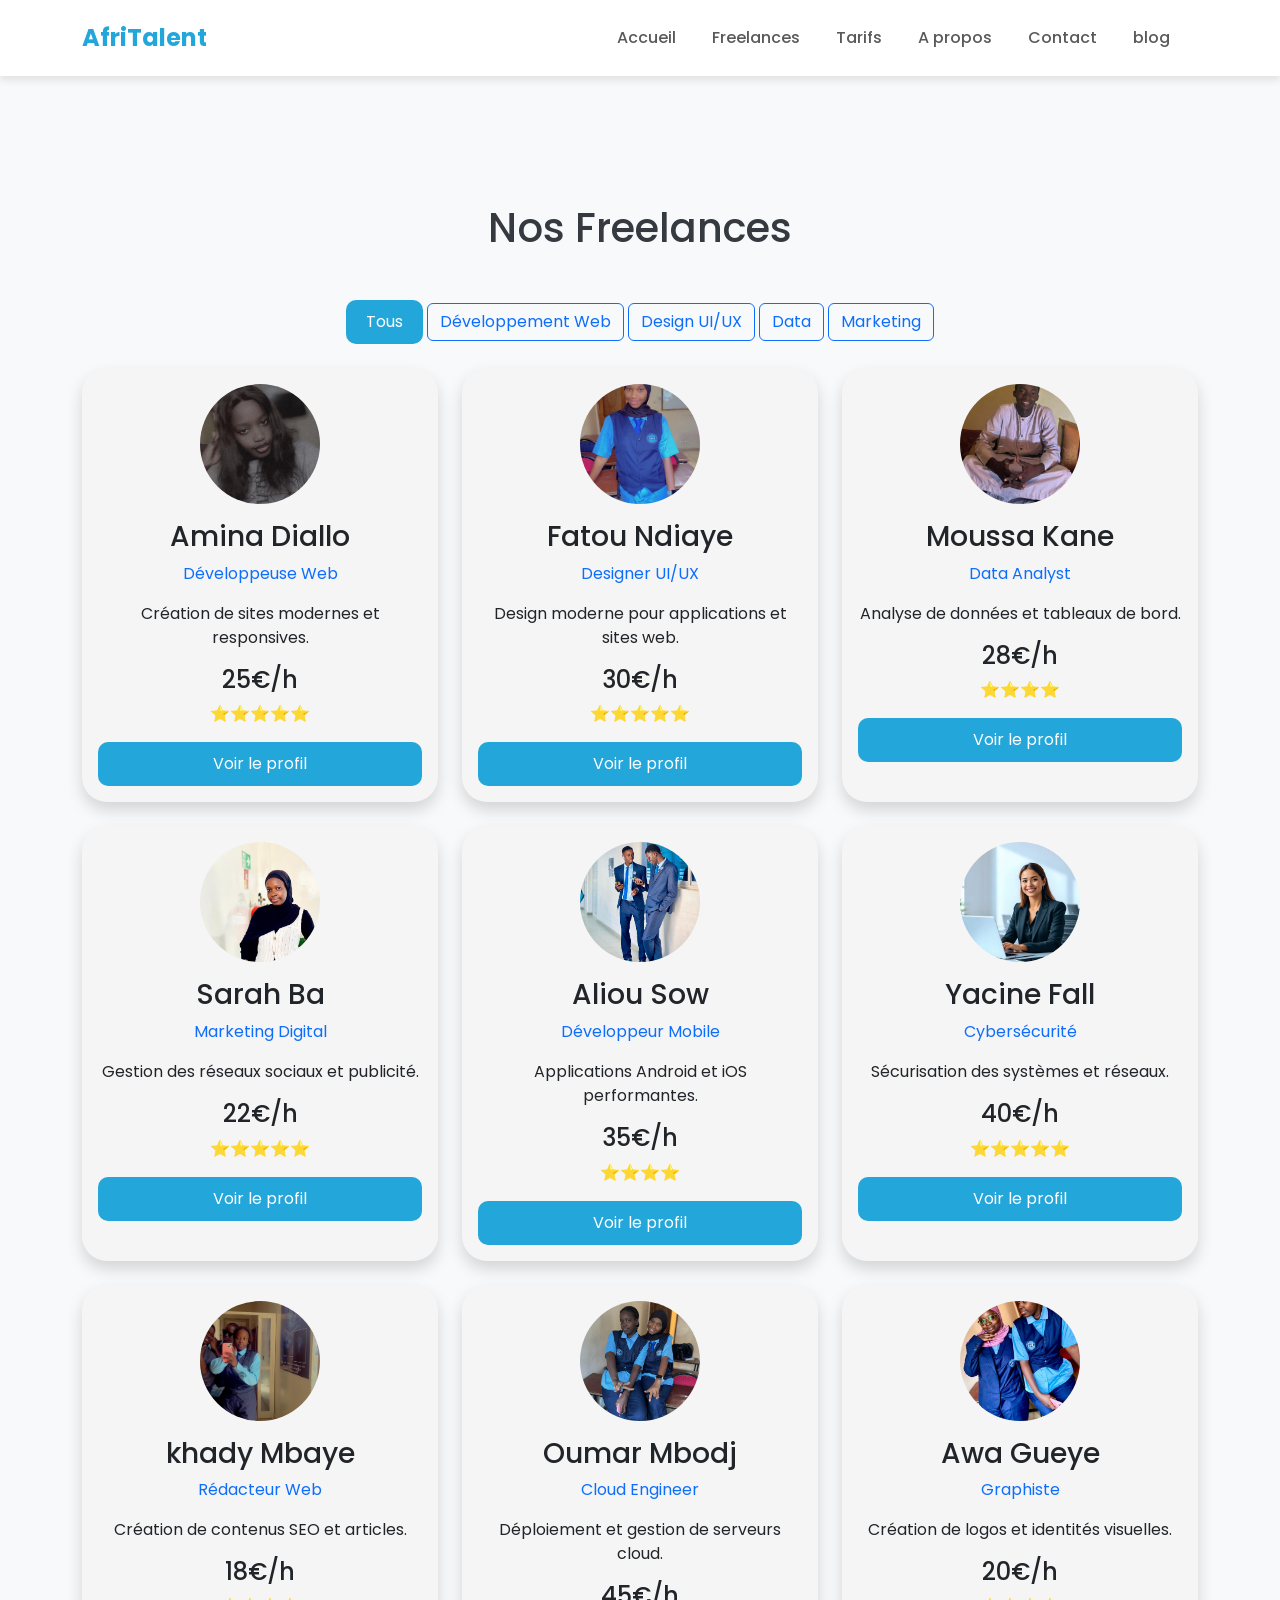
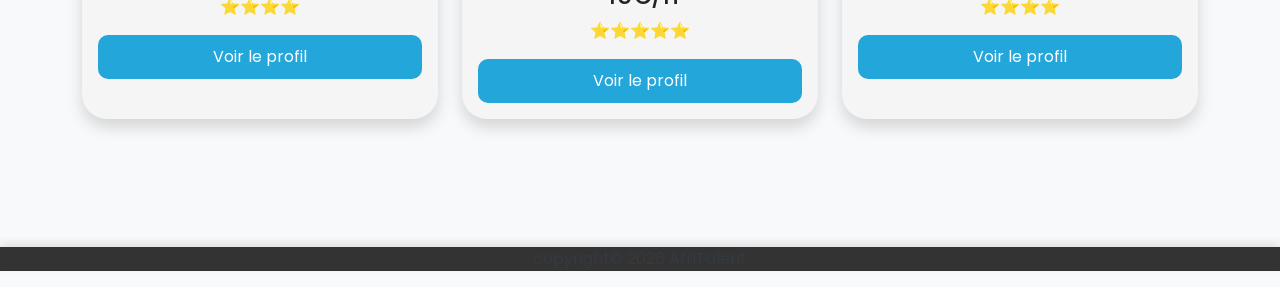
<file: freelances.html>
<!DOCTYPE html>
<html lang="fr">
<head> 
<meta charset="UTF-8"> 
<meta name="viewport" content="width=device-width, initial-scale=1.0"> 
<title>AfriTalent — Freelances</title> 
<!-- Bootstrap 5 via CDN : feuille de style --> 
<link href="https://fonts.googleapis.com/css2?family=poppins&display=swap" rel="stylesheet">
<link 
href="https://cdn.jsdelivr.net/npm/bootstrap@5.3.0/dist/css/bootstrap.min.css" 
rel="stylesheet"> 
<!-- Votre feuille de style personnelle --> 
<link rel="stylesheet" href="css/style.css">
</head>
<body> 
<!-- Le contenu de la page sera ajoute ici --> 
<!-- Bootstrap 5 via CDN : script JavaScript --> 
<script 
src="https://cdn.jsdelivr.net/npm/bootstrap@5.3.0/dist/js/bootstrap.bundle.min.js"
></script> 
<!-- Votre script JavaScript --> 
 <!-- en tete de navigation -->
<header>
    <nav class="navbar navbar-expand-lg navbar-light bg-light">
        <div class="container">
       <a class="navbar-brand" href="index.html">
    AfriTalent
      </a>
        <button  class="navbar-toggler" data-bs-toggle="collapse" data-bs-target="#menu">
            <span class="navbar-toggler-icon"></span>
        </button>

        <div class="collapse navbar-collapse" id="menu">
        <ul class="navbar-nav ms-auto">
            <li class="nav-item"><a class="nav-link" href="index.html">Accueil</a></li>
            <li class="nav-item"><a class="nav-link" href="freelances.html">Freelances</a></li>
            <li class="nav-item"><a class="nav-link" href="tarifs.html">Tarifs</a></li>
            <li class="nav-item"><a class="nav-link" href="about.html">A propos</a></li>
            <li class="nav-item"><a class="nav-link" href="contact.html">Contact</a></li>
            <li class="nav-item"><a class="nav-link" href="blog.html">blog</a></li>
        </ul>
    </div>
    </div>
   </nav>
</header>
<main>
<!-- section freelance -->
  <section class="container my-5">
    <h1 class="text-center mb-5">Nos Freelances</h1>

    <div class="text-center mb-4">
        <button class="btn btn-primary filter-btn" data-filter="all">Tous</button>
<button class="btn btn-outline-primary filter-btn" data-filter="web">Développement Web</button>
<button class="btn btn-outline-primary filter-btn" data-filter="design">Design UI/UX</button>
<button class="btn btn-outline-primary filter-btn" data-filter="data">Data</button>
<button class="btn btn-outline-primary filter-btn" data-filter="marketing">Marketing</button>
    </div>

    <div class="row g-4">
        
        <div class="col-12 col-md-6 col-lg-4 freelancer-card" data-category="web">
            <div class="card h-100 text-center p-3 shadow">
                <img src="images/m.png.jpeg"
                     class="rounded-circle mx-auto mb-3" alt="profil de Amina Diallo">
                <h3>Amina Diallo</h3>
                <p class="text-primary">Développeuse Web</p>
                <p>Création de sites modernes et responsives.</p>
                <h4>25€/h</h4>
                <p>⭐⭐⭐⭐⭐</p>
                <a href="#" class="btn btn-primary">Voir le profil</a>
            </div>
        </div>

      
        <div class="col-12 col-md-6 col-lg-4 freelancer-card" data-category="design">
            <div class="card h-100 text-center p-3 shadow">
                <img src="images/d.png.jpeg"
                     class="rounded-circle mx-auto mb-3" alt="profil de Fatou Ndiaye">
                <h3>Fatou Ndiaye</h3>
                <p class="text-primary">Designer UI/UX</p>
                <p>Design moderne pour applications et sites web.</p>
                <h4>30€/h</h4>
                <p>⭐⭐⭐⭐⭐</p>
                <a href="#" class="btn btn-primary">Voir le profil</a>
            </div>
        </div>

        
        <div class="col-12 col-md-6 col-lg-4 freelancer-card" data-category="data">
            <div class="card h-100 text-center p-3 shadow">
                <img src="images/o.png.jpeg"
                     class="rounded-circle mx-auto mb-3" alt="profil de Moussa Kane">
                <h3>Moussa Kane</h3>
                <p class="text-primary">Data Analyst</p>
                <p>Analyse de données et tableaux de bord.</p>
                <h4>28€/h</h4>
                <p>⭐⭐⭐⭐</p>
                <a href="#" class="btn btn-primary">Voir le profil</a>
            </div>
        </div>

       
        <div class="col-12 col-md-6 col-lg-4 freelancer-card" data-category="marketing">
            <div class="card h-100 text-center p-3 shadow">
                <img src="images/mb.png.jpeg"
                     class="rounded-circle mx-auto mb-3" alt="profil de Sarah Ba">
                <h3>Sarah Ba</h3>
                <p class="text-primary">Marketing Digital</p>
                <p>Gestion des réseaux sociaux et publicité.</p>
                <h4>22€/h</h4>
                <p>⭐⭐⭐⭐⭐</p>
                <a href="#" class="btn btn-primary">Voir le profil</a>
            </div>
        </div>

        
        <div class="col-12 col-md-6 col-lg-4 freelancer-card" data-category="web">
            <div class="card h-100 text-center p-3 shadow">
                <img src="images/mm.png.jpeg"
                     class="rounded-circle mx-auto mb-3" alt="profil de Aliou Sow">
                <h3>Aliou Sow</h3>
                <p class="text-primary">Développeur Mobile</p>
                <p>Applications Android et iOS performantes.</p>
                <h4>35€/h</h4>
                <p>⭐⭐⭐⭐</p>
                <a href="#" class="btn btn-primary">Voir le profil</a>
            </div>
        </div>

    
        <div class="col-12 col-md-6 col-lg-4 freelancer-card" data-category="cybersecurity">
            <div class="card h-100 text-center p-3 shadow">
              <img src="images/sophie.png.jpg"
     class="rounded-circle mx-auto mb-3" alt="profil de Yacine Fall">
                <h3>Yacine Fall</h3>
                <p class="text-primary">Cybersécurité</p>
                <p>Sécurisation des systèmes et réseaux.</p>
                <h4>40€/h</h4>
                <p>⭐⭐⭐⭐⭐</p>
                <a href="#" class="btn btn-primary">Voir le profil</a>
            </div>
        </div>

        
        <div class="col-12 col-md-6 col-lg-4 freelancer-card" data-category="writing">
            <div class="card h-100 text-center p-3 shadow">
                <img src="images/i.png.jpeg"
                     class="rounded-circle mx-auto mb-3" alt="profil de Khady Mbaye">
                <h3>khady Mbaye</h3>
                <p class="text-primary">Rédacteur Web</p>
                <p>Création de contenus SEO et articles.</p>
                <h4>18€/h</h4>
                <p>⭐⭐⭐⭐</p>
                <a href="#" class="btn btn-primary">Voir le profil</a>
            </div>
        </div>


    
        <div class="col-12 col-md-6 col-lg-4 freelancer-card" data-category="design">
            <div class="card h-100 text-center p-3 shadow">
                <img src="images/bm.png.jpeg"
                     class="rounded-circle mx-auto mb-3" alt="profil de Oumar Mbodj">
                <h3>Oumar Mbodj</h3>
                <p class="text-primary">Cloud Engineer</p>
                <p>Déploiement et gestion de serveurs cloud.</p>
                <h4>45€/h</h4>
                <p>⭐⭐⭐⭐⭐</p>
                <a href="#" class="btn btn-primary">Voir le profil</a>
            </div>
        </div>

    
        <div class="col-12 col-md-6 col-lg-4 freelancer-card" data-category="marketing">
            <div class="card h-100 text-center p-3 shadow">
                <img src="images/mf.png.jpeg"
                     class="rounded-circle mx-auto mb-3" alt="profil de Awa Gueye">
                <h3>Awa Gueye</h3>
                <p class="text-primary">Graphiste</p>
                <p>Création de logos et identités visuelles.</p>
                <h4>20€/h</h4>
                <p>⭐⭐⭐⭐</p>
                <a href="#" class="btn btn-primary">Voir le profil</a>
            </div>
        </div>

    </div>
</section>  
</main>
<!-- pied de page -->
<footer>
    <p>copyright©️ 2026 AfriTalent</p>
</footer>

<script src="https://cdn.jsdelivr.net/npm/bootstrap@5.3.0/dist/js/bootstrap.bundle.min.js"></script>

<script src="js/main.js"></script>
</body>
</html>
</file>
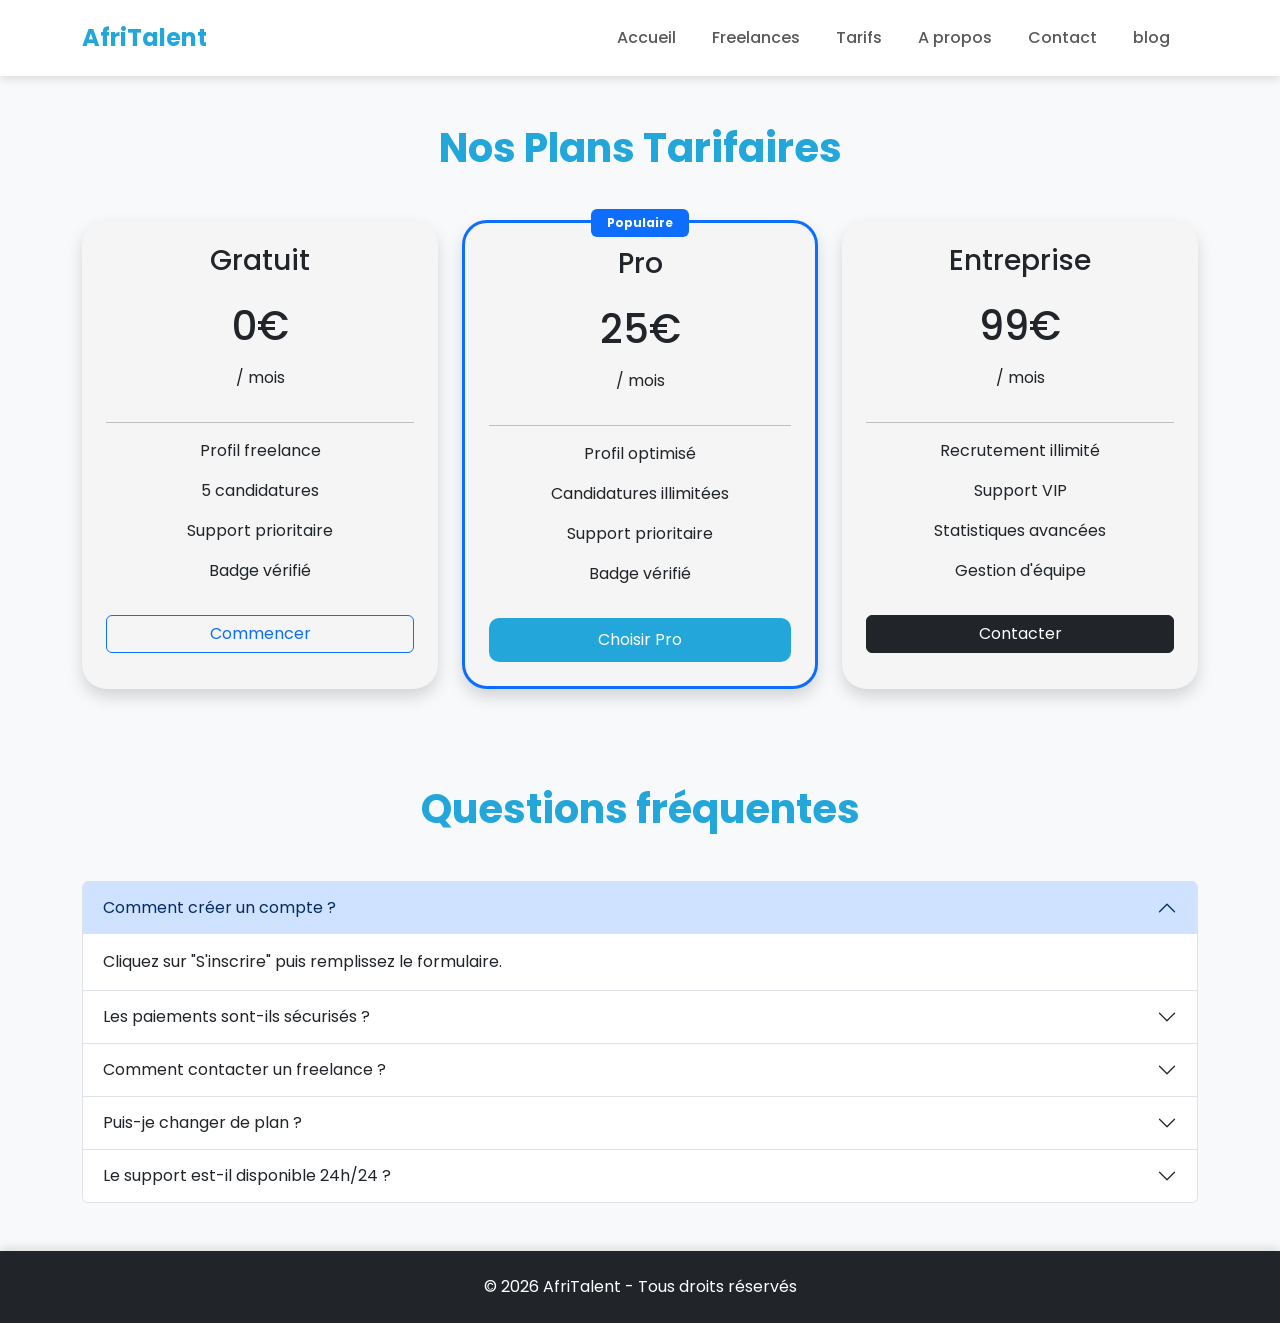
<file: tarifs.html>
<!DOCTYPE html>
<html lang="fr">
<head> 
<meta charset="UTF-8"> 
<meta name="viewport" content="width=device-width, initial-scale=1.0"> 
<title>AfriTalent — Tarif</title> 
<!-- Bootstrap 5 via CDN : feuille de style --> 
<link href="https://fonts.googleapis.com/css2?family=poppins&display=swap" rel="stylesheet">
<link 
href="https://cdn.jsdelivr.net/npm/bootstrap@5.3.0/dist/css/bootstrap.min.css" 
rel="stylesheet"> 
<!-- Votre feuille de style personnelle --> 
<link rel="stylesheet" href="css/style.css">
</head>
<body> 
<!-- Le contenu de la page sera ajoute ici --> 
<!-- Bootstrap 5 via CDN : script JavaScript --> 
<script 
src="https://cdn.jsdelivr.net/npm/bootstrap@5.3.0/dist/js/bootstrap.bundle.min.js"
></script> 
<!-- Votre script JavaScript --> 
<script src="js/main.js"></script>
<!-- en tete -->
<header>
    <nav class="navbar navbar-expand-lg navbar-light bg-light">
        <div class="container">
       <a class="navbar-brand" href="index.html">
    AfriTalent
       </a>
        <button  class="navbar-toggler" data-bs-toggle="collapse" data-bs-target="#menu">
            <span class="navbar-toggler-icon"></span>
        </button>

        <div class="collapse navbar-collapse" id="menu">
        <ul class="navbar-nav ms-auto">
            <li class="nav-item"><a class="nav-link" href="index.html">Accueil</a></li>
            <li class="nav-item"><a class="nav-link" href="freelances.html">Freelances</a></li>
            <li class="nav-item"><a class="nav-link" href="tarifs.html">Tarifs</a></li>
            <li class="nav-item"><a class="nav-link" href="about.html">A propos</a></li>
            <li class="nav-item"><a class="nav-link" href="contact.html">Contact</a></li>
            <li class="nav-item"><a class="nav-link" href="contact.html">blog</a></li>
        </ul>
    </div>
    </div>
   </nav>
   </header>
   <!-- section paiement -->
<main>
<body>
<section class="container py-5">

<h2 class="text-center mb-5">
Nos Plans Tarifaires
</h2>

<div class="row g-4">

<div class="col-md-4">

<div class="card h-100 text-center p-4 shadow">

<h3>Gratuit</h3>

<h1 class="my-3">0€</h1>

<p>/ mois</p>

<hr>

<p>
<i class="bi bi-check-circle-fill text-success"></i>
Profil freelance
</p>

<p>
<i class="bi bi-check-circle-fill text-success"></i>
5 candidatures
</p>

<p>
<i class="bi bi-x-circle-fill text-danger"></i>
Support prioritaire
</p>

<p>
<i class="bi bi-x-circle-fill text-danger"></i>
Badge vérifié
</p>

<button class="btn btn-outline-primary mt-3">
Commencer
</button>

</div>
</div>

<div class="col-md-4">

<div class="card h-100 text-center p-4 shadow border border-primary border-3 position-relative">

<span class="badge bg-primary position-absolute top-0 start-50 translate-middle px-3 py-2">
Populaire
</span>

<h3>Pro</h3>

<h1 class="my-3">25€</h1>

<p>/ mois</p>

<hr>

<p>
<i class="bi bi-check-circle-fill text-success"></i>
Profil optimisé
</p>

<p>
<i class="bi bi-check-circle-fill text-success"></i>
Candidatures illimitées
</p>

<p>
<i class="bi bi-check-circle-fill text-success"></i>
Support prioritaire
</p>

<p>
<i class="bi bi-check-circle-fill text-success"></i>
Badge vérifié
</p>

<button class="btn btn-primary mt-3">
Choisir Pro
</button>

</div>
</div>

<div class="col-md-4">

<div class="card h-100 text-center p-4 shadow">

<h3>Entreprise</h3>

<h1 class="my-3">99€</h1>

<p>/ mois</p>

<hr>

<p>
<i class="bi bi-check-circle-fill text-success"></i>
Recrutement illimité
</p>

<p>
<i class="bi bi-check-circle-fill text-success"></i>
Support VIP
</p>

<p>
<i class="bi bi-check-circle-fill text-success"></i>
Statistiques avancées
</p>

<p>
<i class="bi bi-check-circle-fill text-success"></i>
Gestion d'équipe
</p>

<button class="btn btn-dark mt-3">
Contacter
</button>

</div>
</div>

</div>

</section>
<!-- sections questions -->
<section class="container py-5">

<h2 class="text-center mb-5">
Questions fréquentes
</h2>

<div class="accordion" id="faqAccordion">



<div class="accordion-item">

<h2 class="accordion-header">

<button class="accordion-button"
type="button"
data-bs-toggle="collapse"
data-bs-target="#q1">

Comment créer un compte ?

</button>

</h2>

<div id="q1"
class="accordion-collapse collapse show"
data-bs-parent="#faqAccordion">

<div class="accordion-body">
Cliquez sur "S'inscrire" puis remplissez le formulaire.
</div>

</div>
</div>


<div class="accordion-item">

<h2 class="accordion-header">

<button class="accordion-button collapsed"
type="button"
data-bs-toggle="collapse"
data-bs-target="#q2">

Les paiements sont-ils sécurisés ?

</button>

</h2>

<div id="q2"
class="accordion-collapse collapse"
data-bs-parent="#faqAccordion">

<div class="accordion-body">
Oui, tous les paiements sont sécurisés.
</div>

</div>
</div>


<div class="accordion-item">

<h2 class="accordion-header">

<button class="accordion-button collapsed"
type="button"
data-bs-toggle="collapse"
data-bs-target="#q3">

Comment contacter un freelance ?

</button>

</h2>

<div id="q3"
class="accordion-collapse collapse"
data-bs-parent="#faqAccordion">

<div class="accordion-body">
Depuis son profil en cliquant sur “Contacter”.
</div>

</div>
</div>

<!-- le plans  -->

<div class="accordion-item">

<h2 class="accordion-header">

<button class="accordion-button collapsed"
type="button"
data-bs-toggle="collapse"
data-bs-target="#q4">

Puis-je changer de plan ?

</button>

</h2>

<div id="q4"
class="accordion-collapse collapse"
data-bs-parent="#faqAccordion">

<div class="accordion-body">
Oui, à tout moment depuis votre espace personnel.
</div>

</div>
</div>


<div class="accordion-item">

<h2 class="accordion-header">
<!-- disponibilite -->
<button class="accordion-button collapsed"
type="button"
data-bs-toggle="collapse"
data-bs-target="#q5">

Le support est-il disponible 24h/24 ?

</button>

</h2>

<div id="q5"
class="accordion-collapse collapse"
data-bs-parent="#faqAccordion">

<div class="accordion-body">
Oui, notre équipe est disponible tous les jours.
</div>

</div>
</div>

</div>

</section>

<!-- pied de page -->
<footer class="bg-dark text-white text-center py-4">

<p class="mb-0">
© 2026 AfriTalent - Tous droits réservés
</p>

</footer>

<script src="https://cdn.jsdelivr.net/npm/bootstrap@5.3.0/dist/js/bootstrap.bundle.min.js"></script>

</body>
</html>
</file>
<file: css/style.css>
/* style général */
*{
    margin:0;
    padding:0;
    box-sizing:border-box;}
 /*  AFRITALENT - STYLE PRINCIPAL
   Responsive + Dark Mode + Animations */
 /* variables globales */
 /* :root zone globale du css pour creer des variables reutilisables par tout */
:root{
/* primary-color principal */
    --primary-color: #23a6da;
    /* secondary-color secondaire */
    --secondary-color: #6c757d;
    /* dark color sombre */
   --dark: #343a40;
    /* light color clair */
    --light: #f8f9fa;
    /* white color blanc */
    --white: #ffffff;
    /* shadow color ombre */
    --shadow: 0 4px 8px rgba(0, 0, 0, 0.1);
}
/* style generale du site
police de l'ecriture ,couleur du fond et du texte */
body {
    /* police de caractères */
    font-family: 'poppins', sans-serif;
    /* couleur de fond */
    background-color: var(--light);
    /* couleur du texte */
    color: var(--dark);
    /* marge et remplissage */
    margin: 0;
    /* marge intérieure */
    padding: 0;
    /* box-sizing  */
    box-sizing: border-box;
}
/* style de la barre de navigation
couleur de fond et ombre navbar */
.navbar{
    /* fond blanc force(!important)=priorité */
    background-color: #fff !important;
    /* ombre */
    box-shadow: 0 4px 8px rgba(0, 0, 0, 0.1);
    /* marge intérieure */
    padding: 15px 0;
}
.navbar-brand{
    /*font weight permet de mettre en évidence le texte */
    font-weight: 700;
    /* gere la taille du texte */
    font-size: 1.5rem;
    /* align les logos puis met le texte en verticale */
    display: flex;
    /* aligne les éléments enfants sur l'axe principal */
    align-items: center;
    /* couleur du texte */
    color: var(--primary-color) !important;
}
/* style pour le logo de la navigation */
.navbar-brand img {
    /* largeur */
    width: 40px;
    /* hauteur */
    height: 40px;
    /* marge à droite */
    margin-right: 10px;
}
/* lien du menu de navigation */
.nav-link {
    /* poids de la police */
   font-weight: 500;
    /* couleur du texte */
    transition: color 0.3s;
}
/* style pour les liens de la navigation au survol */
.nav-link:hover {
    /* couleur du texte au survol */
    color: #2563eb !important;
}
/* style pour la section héro grande banniere principale */
/* min-height veut dire hauteur minimale */
.hero {
    /* prend toute la hauteur de la fenêtre */
    min-height: 100vh;
    /* dégradé linéaire */
    background: linear-gradient(135deg, #23a6da, #23d5ab);
    /* centre le contenue */
    display: flex;
    /* aligne les éléments enfants sur l'axe principal */
    align-items: center;
    justify-content: center;
    text-align: center;
    color: white;
   
}
/* titre  principal de la section héro */
.hero h1{
    /* taille de la police */
    font-size: 3rem;
    /* poids de la police */
    font-weight: bold;
    /* couleur du texte */
    color: white;
    /* marge */
    margin: 20px 0;
}
/* titre descriptif de la section héro */
.hero p{
    /* taille de la police */
    font-size: 1.2rem;
    /* marge en haut */
    margin-top: 10px;
    /* couleur du texte */
    color: white;
}
/* box de catégorie */
.category-box{
    /* fond blanc */
    background: white;
    /* rayon de bord */
    border-radius: 25px;
    /* ombre */
    box-shadow: 0 5px 15px rgba(0, 0, 0, 0.08);
    /* remplissage */
    padding: 30px;
    /* animation fluide  */
    transition: all 0.3s ease;
}
/* style pour les box de catégorie au survol */
.category-box:hover{
    /* transforme l'élément en le déplaçant vers le haut */
    transform: translateY(-10px);
    /* fond de la couleur principale */
    background: var(--primary-color);
    /* couleur du texte */
    color: white;
}
/* grille bento */
.bento{
    /* affichage en grille */
    display: grid;
    /* deux colonnes de largeur égale */
    grid-template-columns: repeat(2, 1fr);
    /* espacement entre les éléments */
    gap: 20px;
}
/* carte bento */
.bento-card{
    background:white;
    padding:25px;
    /* coins arrondis */
    border-radius:25px;
    /* ombre portée */
    box-shadow:0 4px 10px rgba(0,0,0,0.1);
    /* transition pour les changements de style */
    transition:all 0.3s ease;
    /* curseur de la souris */
    cursor:pointer;
}
/* style pour les cartes bento au survol */
.bento-card:hover{
    /* remonte l'élément */
    transform:translateY(-10px);
    background:#23a6da;
    color:white;
    /* ombre portée */
    box-shadow:0 8px 16px rgba(0,0,0,0.2);
}
/* boitte de contenue geneiques */
.box{
    /* mettre en place un fond blanc */
    background: white;
    padding: 40px;
    /* coins arrondis */
    border-radius: 15px;
    /* couleur de l'ombre */
    box-shadow: var(--shadow);
    /* transition pour les changements de style */
    transition: all 0.3s ease;
}
/* style pour les boîtes de contenu au survol */
.box:hover{
    /* c'est le fait de déplacer l'élément vers le haut */
    transform: translateY(-10px); 
}

/* style pour les statistiques */
.stats{ 
    background: linear-gradient(135deg, #23a6da, #23d5ab);
    color: white;
    padding: 40px 0;
}
/* style pour les titres dans les statistiques */
.stats h2{
    /* taille de la police */
    font-size: 3rem;
    /* poids de la police */
    font-weight: bold;
}
/* style pour les paragraphes dans les statistiques */
.stats p{
    /* marge en haut */
    margin-top: 0.5rem;
    /* taille de la police */
    font-size: 1.1rem;
}
/* style pour les paragraphes dans le carousel */
.carousel-item p{
    /* taille de la police */
    font-size: 1.2rem;
    /* style italique */
    font-style: italic;
}
/* style pour les titres */
.titre{
    /* transition pour les changements de style */
    transition: all 0.3s  ease;
    /* curseur de la souris */
    cursor: pointer;
}
/* style pour les titres au survol */
.titre:hover{
    color: #ff6600;
    /* agrandit l'élément de 5% */
    transform: scale(1.05);
}
/* style pour les titres au clic */
.titre:active{
    color: #ff6600;
    /* réduit l'élément à 95% de sa taille normale */
    transform: scale(0.95);
}
/* style pour les cartes */
.card{
    transition: all 0.3s ease;
    /* curseur de la souris */
    cursor: pointer;
    /* couleur de fond */
    background-color: #f5f5f5;
    /* bordure */
    border: none;
    /* coins arrondis */
    border-radius: 25px;
    /* ombre portée */
    box-shadow: 0 4px 8px rgba(0, 0, 0, 0.08);

}
/* style pour les images dans les cartes */
.card img{
    width: 120px;
    height: 120px;
    /* l'image rempli le conteneur en conservant ses proportions(une partie peut etre coupée) */
    object-fit: cover;
    /* coins arrondis */
    border-radius: 50%;
    margin: 0 auto 15px;
    /* transition pour les changements de style */
    transition: all 0.3s ease;
    /* affichage en bloc */
    display: block;
}
/* style pour les cartes au survol */
.card:hover{
    /* permet de déplacer l'élément vers le haut */
    transform: translateY(-10px);
    box-shadow: 0 8px 16px rgba(0, 0, 0, 0.2);
    background-color: #f5b78e;
    color: white;
}
/* style pour les cartes au clic */
.card:active{
    /* reduit l'element a 95% de sa taille normale */
    transform: scale(0.95);
    background-color: #f5b78e;
    color: white;
}
/* style pour les freelances */
.freelance{
    background: white;
    /* coins arrondis */
    border-radius: 25px;
    /* ombre portée */
    box-shadow: 0 5px 15px rgba(0, 0, 0, 0.1);
    /* marge et remplissage */
    padding: 30px;
    /* marge */
    transition: all 0.3s ease;

}
/* style pour les freelances au survol */
.freelance:hover{
    /* transform veut dire déplacer */
    transform: translateY(-10px);
    /* couleur de fond */
    background: #ff6600;
    color: white;
}

/* style pour les liens de la barre de navigation */
nav a{
    color: #333;
    /* poids de la police */
    font-weight: bold;
    /* marge à droite */
    margin-right: 20px;
    /* supprimé toute décoration de texte */
    text-decoration: none;
}
/* style pour les liens de la barre de navigation au survol */
nav a:hover{
    color: #ff6600;
}
/* style pour le pied de page */
footer{
    /* couleur de fond */
    background: #333 !important;
    /* couleur de fond */
    background-color: rgb(21, 20, 20);
    /* alignement du texte */
    text-align: center;
    /* marge et remplissage */
    box-shadow: 0 -4px 8px rgba(0, 0, 0, 0.1);
}
footer h4,footer h5{
    /* couleur du texte */
    color: white;
    /* poids de la police */
    font-weight: 600;
}
footer a{
    /* couleur du texte */
    color: #f8f9fa;
    /* suppression de toute décoration de texte */
    text-decoration: none;
    /* poids de la police */
    font-weight: 500;
}
footer a:hover{
    color: #ff6600 !important;
}
/* style pour les iframes */
iframe{
    border-radius: 15px;
}
/* style pour les formulaires */
form .form-control,
form .form-select{
    /*  */
    border-radius: 10px;
}
/* style pour les alertes */
.alert{
    border-radius: 10px;
}
/* style pour la grille bento */
.bento-grid{
    display:grid;
    /* définit 4 colonnes de largeur égale */
    grid-template-columns:repeat(4,1fr);
    /* définit l'espace entre les éléments */
    gap:20px;
}
/* style pour les cartes grandes */
.big{
    /* l'element prend 2 colonnes et 2 lignes */
    grid-column:span 2;
    /* l'element prend 2 lignes */
    grid-row:span 2;
}
/* style pour les images */
img{
    /* limite la largeur maximale de l'image à 100% de son conteneur */
    max-width: 100%;
    height: auto;
}
/* style pour les images dans le conteneur */
.container img{
    /* affichage en bloc */
    display: block;
}
.carousel-item{
    /* alignement au centre */
    text-align: center;
    padding: 30px;
}
/* style pour les images dans le carousel */
.carousel-item img{
    /* largeur et hauteur */
    width: 150px;
    /* hauteur */
    height: 150px;
    /* l'image rempli le conteneur en conservant ses proportions(une partie peut etre coupée) */
    object-fit: cover;
    /* coins arrondis */
    border-radius: 50%;
    /* margin */
    margin: auto;
}
/* style pour les médias queries */
@media (max-width: 768px) {
    .hero h1 {
        font-size: 2.3rem;
    }

    .bento-grid {
        /* définit une seule colonne */
        grid-template-columns: 1fr;
    }

    .big {
        /* l'element prend une seule colonne et une seule ligne */
        grid-column: span 1;
        /* l'element prend une seule ligne */
        grid-row: span 1;
    }
}
/* style pour les petits écrans */
@media (max-width: 375px) {
    .hero {
        /* hauteur automatique */
        height: auto;
        /* marge et remplissage */
        padding: 50px 20px;
    }

    .hero h1 {
        /* taille de la police */
        font-size: 2.5rem;
    }

    .hero p {
        /* taille de la police */
        font-size: 1.1rem;
    }

    .category-box,
    .bento-card {
        /* marge et remplissage */
        padding: 15px;
    }
    section {
        /* marge et remplissage */
        padding: 40px 20px;
    }
}
/* style pour le mode sombre */
.dark-mode{
    background-color: #121212;
    color: white;
}
/* style pour la barre de navigation en mode sombre */
.dark-mode .nav-link{
    color: white !important;
}
/* style pour les cartes en mode sombre */
.dark-mode .card,
.dark-mode .category-box,
.dark-mode .bento-card{
    background-color: #333;
    color: white;
}
/* style pour la barre de navigation lors du défilement */
.navbar-scroll{
    background-color: white !important;
    box-shadow: 0 4px 12px rgba(0,0,0,0.2);
    padding: 8px;
}
/* style pour le bouton de retour en haut de la page */
#topBtn{
    /* position fixe en bas à droite */
    position: fixed;
    /* marge du bas */
    bottom: 20px;
    /* marge de la droite */
    right: 20px;
    /* couleur de fond */
    z-index: 999;
}
/* style pour l'effet de fondu */
.fade-in{
    /* opacity veut dire transparence */
    opacity: 1;
    /* déplace l'élément vers le bas de 20 pixels */
    transform: translateY(20px);
    transition: all 0.5s ease;
}

/* style pour les éléments à afficher avec un effet de fondu */
.fade-in.show{
    /*  */
    opacity: 1;
    /* translate effet flottant */
    transform: translateY(0);

}
.btn-primary{
    /* couleur de fond */
    background-color: #23a6da;
    /* pas de bordure */
    border: none;
    /* coins arrondis */
    border-radius: 10px;
    /* remplissage */
    padding: 10px 20px;
}
.btn-primary:hover{
    /* animation de déplacement */
    transform: translateY(-5px);
    /* couleur de fond */
    background-color: #2563eb;
    /* couleur du texte */
    color: white;
}
.btn-outline-light{
    /* bordure */
    border: 2px solid #f8f9fa;
    /* couleur du texte */
    color: #f8f9fa;
    /* couleur de fond */
    border-radius: 10px;
    /* remplissage */
    padding: 10px 20px;
}
section{
    /* marge et remplissage */
    padding: 80px 0;
}
section h2{
    /* taille de la police */
    font-size: 2.5rem;
    /* poids de la police */
    font-weight: bold;
    /* marge en bas */
    margin-bottom: 40px;
    /* couleur du texte */
    color: var(--primary-color);
}
/* style pour le comportement de défilement */
html{
    /* comportement de défilement fluide */
    scroll-behavior: smooth;
}
</file>
